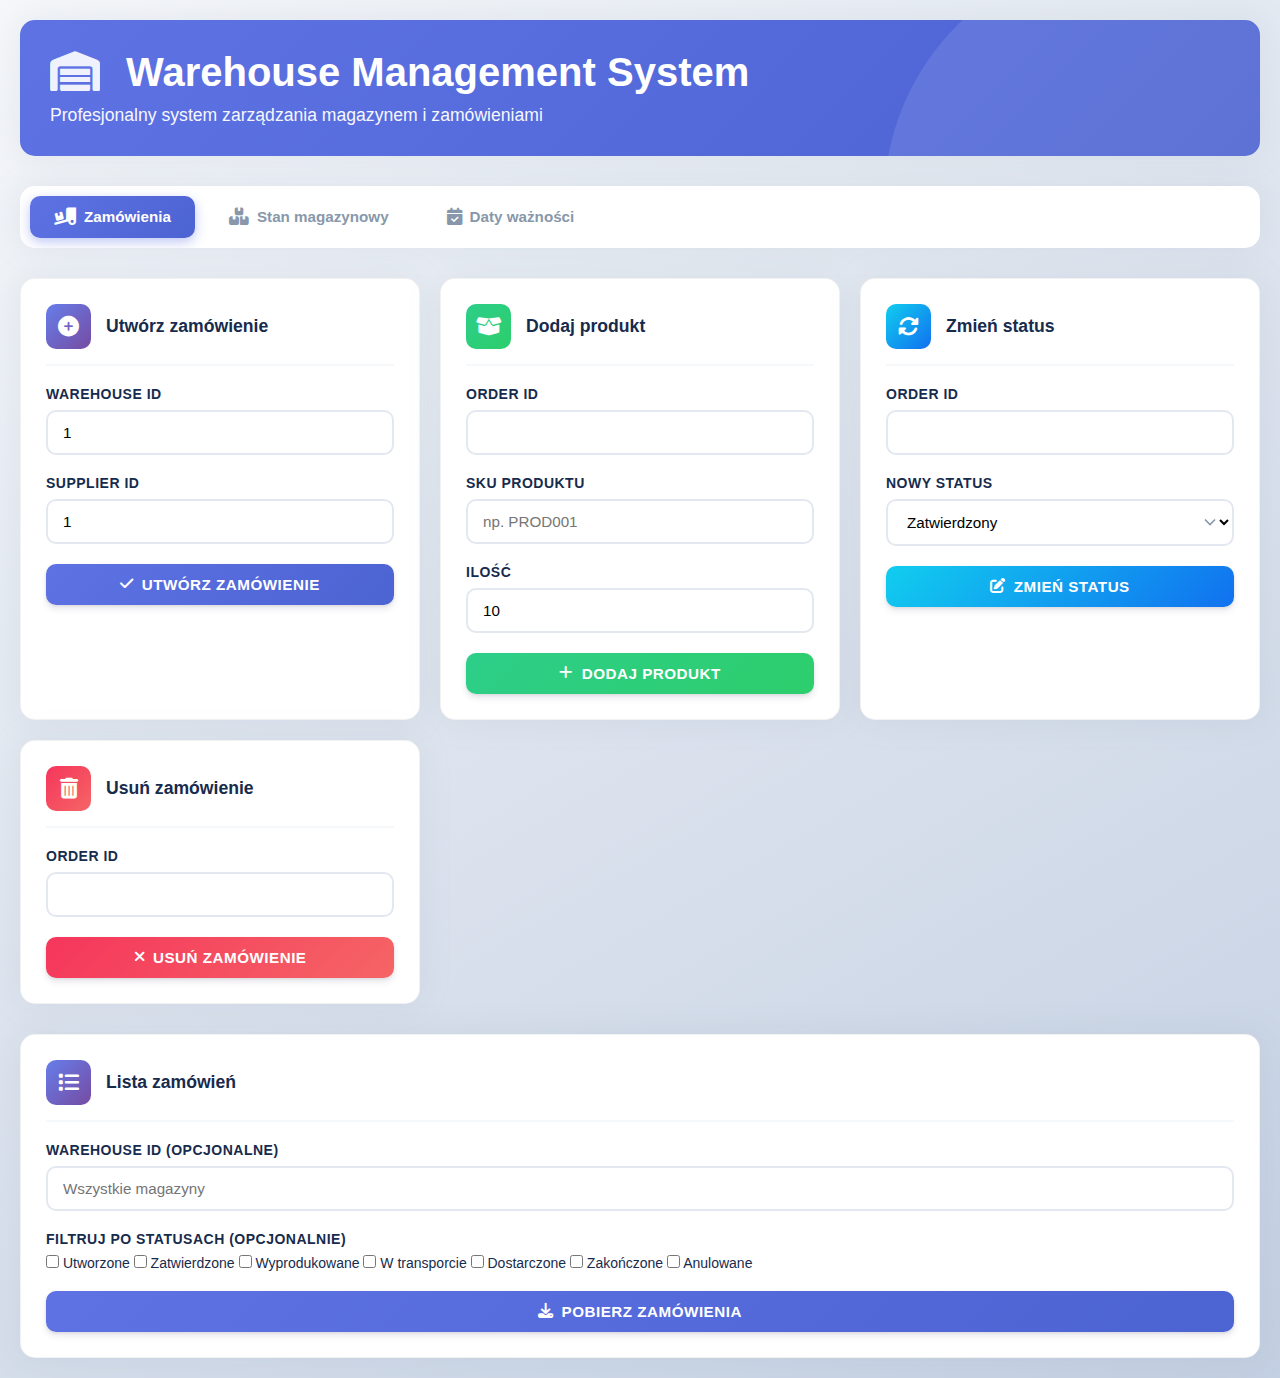
<file: storage/webapp/static/index.html>
<!DOCTYPE html>
<html lang="pl">
<head>
    <meta charset="UTF-8">
    <meta name="viewport" content="width=device-width, initial-scale=1.0">
    <title>Warehouse Management System - Professional Edition</title>
    <link rel="stylesheet" href="https://cdnjs.cloudflare.com/ajax/libs/font-awesome/6.4.0/css/all.min.css">
    <style>
        :root {
            --primary: #5E72E4;
            --primary-dark: #4C63D2;
            --secondary: #F5365C;
            --success: #2DCE89;
            --warning: #FB6340;
            --info: #11CDEF;
            --dark: #172B4D;
            --gray: #8898AA;
            --light: #F6F9FC;
            --white: #FFFFFF;
            --shadow-sm: 0 0 .5rem rgba(0,0,0,.075);
            --shadow: 0 0 2rem 0 rgba(136,152,170,.15);
            --shadow-lg: 0 0 3rem rgba(0,0,0,.175);
        }

        * {
            margin: 0;
            padding: 0;
            box-sizing: border-box;
        }

        body {
            font-family: 'Inter', -apple-system, BlinkMacSystemFont, 'Segoe UI', Roboto, 'Helvetica Neue', Arial, sans-serif;
            background: linear-gradient(150deg, #f5f7fa 0%, #c3cfe2 100%);
            min-height: 100vh;
            padding: 20px;
            font-size: 14px;
            color: var(--dark);
        }

        .container {
            max-width: 1440px;
            margin: 0 auto;
            animation: fadeIn 0.5s ease-in;
        }

        @keyframes fadeIn {
            from { opacity: 0; transform: translateY(20px); }
            to { opacity: 1; transform: translateY(0); }
        }

        /* Header */
        .header {
            background: var(--white);
            border-radius: 15px;
            padding: 30px;
            margin-bottom: 30px;
            box-shadow: var(--shadow);
            background-image: linear-gradient(135deg, var(--primary) 0%, var(--primary-dark) 100%);
            color: white;
            position: relative;
            overflow: hidden;
        }

        .header::before {
            content: '';
            position: absolute;
            top: -50%;
            right: -10%;
            width: 500px;
            height: 500px;
            background: rgba(255,255,255,0.1);
            border-radius: 50%;
        }

        .header h1 {
            font-size: 2.5rem;
            font-weight: 700;
            margin-bottom: 10px;
            position: relative;
        }

        .header h1 i {
            margin-right: 15px;
            opacity: 0.9;
        }

        .header p {
            font-size: 1.1rem;
            opacity: 0.95;
            position: relative;
        }

        /* Navigation Tabs */
        .nav-tabs {
            background: var(--white);
            border-radius: 15px;
            padding: 10px;
            margin-bottom: 30px;
            box-shadow: var(--shadow);
            display: flex;
            gap: 10px;
            overflow-x: auto;
        }

        .nav-tab {
            padding: 12px 24px;
            border: none;
            background: transparent;
            color: var(--gray);
            font-size: 0.95rem;
            font-weight: 600;
            border-radius: 10px;
            cursor: pointer;
            transition: all 0.3s ease;
            white-space: nowrap;
            display: flex;
            align-items: center;
            gap: 8px;
        }

        .nav-tab i {
            font-size: 1.1rem;
        }

        .nav-tab:hover {
            background: var(--light);
            color: var(--primary);
        }

        .nav-tab.active {
            background: linear-gradient(135deg, var(--primary) 0%, var(--primary-dark) 100%);
            color: white;
            box-shadow: 0 4px 12px rgba(94,114,228,0.4);
        }

        /* Content Area */
        .content-area {
            display: none;
            animation: slideIn 0.3s ease-out;
        }

        .content-area.active {
            display: block;
        }

        @keyframes slideIn {
            from { opacity: 0; transform: translateX(-20px); }
            to { opacity: 1; transform: translateX(0); }
        }

        /* Cards Grid */
        .cards-grid {
            display: grid;
            grid-template-columns: repeat(auto-fit, minmax(320px, 1fr));
            gap: 20px;
            margin-bottom: 30px;
        }

        .card {
            background: var(--white);
            border-radius: 15px;
            padding: 25px;
            box-shadow: var(--shadow);
            transition: all 0.3s ease;
            border: 1px solid rgba(0,0,0,0.05);
        }

        .card:hover {
            transform: translateY(-5px);
            box-shadow: var(--shadow-lg);
        }

        .card-header {
            display: flex;
            align-items: center;
            margin-bottom: 20px;
            padding-bottom: 15px;
            border-bottom: 2px solid var(--light);
        }

        .card-icon {
            width: 45px;
            height: 45px;
            border-radius: 10px;
            display: flex;
            align-items: center;
            justify-content: center;
            margin-right: 15px;
            font-size: 1.3rem;
        }

        .icon-primary { background: linear-gradient(135deg, #667eea 0%, #764ba2 100%); color: white; }
        .icon-success { background: linear-gradient(135deg, #2DCE89 0%, #2dce6c 100%); color: white; }
        .icon-warning { background: linear-gradient(135deg, #FB6340 0%, #ffa500 100%); color: white; }
        .icon-danger { background: linear-gradient(135deg, #F5365C 0%, #f56565 100%); color: white; }
        .icon-info { background: linear-gradient(135deg, #11CDEF 0%, #1171ef 100%); color: white; }

        .card h3 {
            font-size: 1.1rem;
            font-weight: 700;
            color: var(--dark);
            margin: 0;
        }

        /* Form Styles */
        .form-group {
            margin-bottom: 20px;
        }

        .form-label {
            display: block;
            margin-bottom: 8px;
            font-weight: 600;
            color: var(--dark);
            font-size: 0.875rem;
            text-transform: uppercase;
            letter-spacing: 0.5px;
        }

        .form-control {
            width: 100%;
            padding: 12px 15px;
            border: 2px solid #e3e8f0;
            border-radius: 10px;
            font-size: 0.95rem;
            transition: all 0.3s ease;
            background: var(--white);
        }

        .form-control:focus {
            border-color: var(--primary);
            outline: none;
            box-shadow: 0 0 0 4px rgba(94,114,228,0.1);
        }

        .form-select {
            cursor: pointer;
            background-image: url("data:image/svg+xml,%3Csvg xmlns='http://www.w3.org/2000/svg' viewBox='0 0 24 24' fill='none' stroke='%238898aa' stroke-width='2'%3E%3Cpath d='M6 9l6 6 6-6'/%3E%3C/svg%3E");
            background-repeat: no-repeat;
            background-position: right 12px center;
            background-size: 20px;
            padding-right: 40px;
        }

        /* Buttons */
        .btn {
            padding: 12px 24px;
            border: none;
            border-radius: 10px;
            font-size: 0.95rem;
            font-weight: 600;
            cursor: pointer;
            transition: all 0.3s ease;
            display: inline-flex;
            align-items: center;
            justify-content: center;
            gap: 8px;
            text-transform: uppercase;
            letter-spacing: 0.5px;
            box-shadow: 0 4px 6px rgba(50,50,93,.11), 0 1px 3px rgba(0,0,0,.08);
        }

        .btn:hover {
            transform: translateY(-2px);
            box-shadow: 0 7px 14px rgba(50,50,93,.1), 0 3px 6px rgba(0,0,0,.08);
        }

        .btn:active {
            transform: translateY(0);
        }

        .btn-primary {
            background: linear-gradient(135deg, var(--primary) 0%, var(--primary-dark) 100%);
            color: white;
        }

        .btn-success {
            background: linear-gradient(135deg, var(--success) 0%, #2dce6c 100%);
            color: white;
        }

        .btn-danger {
            background: linear-gradient(135deg, var(--secondary) 0%, #f56565 100%);
            color: white;
        }

        .btn-info {
            background: linear-gradient(135deg, var(--info) 0%, #1171ef 100%);
            color: white;
        }

        .btn-block {
            width: 100%;
        }

        /* Professional Tables */
        .table-container {
            background: var(--white);
            border-radius: 15px;
            padding: 25px;
            box-shadow: var(--shadow);
            margin-bottom: 30px;
            overflow: hidden;
        }

        .table-header {
            display: flex;
            justify-content: space-between;
            align-items: center;
            margin-bottom: 20px;
            padding-bottom: 15px;
            border-bottom: 2px solid var(--light);
        }

        .table-title {
            font-size: 1.3rem;
            font-weight: 700;
            color: var(--dark);
            display: flex;
            align-items: center;
            gap: 10px;
        }

        .table-title i {
            color: var(--primary);
        }

        .table-wrapper {
            overflow-x: auto;
            border-radius: 10px;
            box-shadow: inset 0 0 0 1px rgba(0,0,0,0.05);
        }

        table {
            width: 100%;
            border-collapse: separate;
            border-spacing: 0;
            font-size: 0.9rem;
        }

        thead {
            background: linear-gradient(135deg, #667eea 0%, #764ba2 100%);
            color: white;
        }

        thead th {
            padding: 15px 20px;
            text-align: left;
            font-weight: 600;
            text-transform: uppercase;
            letter-spacing: 0.5px;
            font-size: 0.8rem;
            border: none;
        }

        thead th:first-child {
            border-top-left-radius: 10px;
        }

        thead th:last-child {
            border-top-right-radius: 10px;
        }

        tbody tr {
            border-bottom: 1px solid #e3e8f0;
            transition: all 0.2s ease;
        }

        tbody tr:hover {
            background: #f8fafd;
            box-shadow: 0 2px 4px rgba(0,0,0,0.04);
        }

        tbody td {
            padding: 15px 20px;
            color: var(--dark);
            vertical-align: middle;
        }

        tbody tr:last-child td {
            border-bottom: none;
        }

        /* Status Badges */
        .badge {
            display: inline-flex;
            align-items: center;
            gap: 6px;
            padding: 6px 12px;
            border-radius: 20px;
            font-size: 0.75rem;
            font-weight: 700;
            text-transform: uppercase;
            letter-spacing: 0.5px;
            box-shadow: 0 2px 4px rgba(0,0,0,0.1);
        }

        .badge i {
            font-size: 0.85rem;
        }

        /* Order Status Badges */
        .badge-created {
            background: linear-gradient(135deg, #e3e8f0 0%, #d1d9e6 100%);
            color: #4a5568;
        }

        .badge-approved {
            background: linear-gradient(135deg, #48BB78 0%, #38A169 100%);
            color: white;
        }

        .badge-produced {
            background: linear-gradient(135deg, #ED8936 0%, #DD6B20 100%);
            color: white;
        }

        .badge-in_transit {
            background: linear-gradient(135deg, #4299E1 0%, #3182CE 100%);
            color: white;
        }

        .badge-delivered {
            background: linear-gradient(135deg, #9F7AEA 0%, #805AD5 100%);
            color: white;
        }

        .badge-completed {
            background: linear-gradient(135deg, #38B2AC 0%, #319795 100%);
            color: white;
        }

        .badge-cancelled {
            background: linear-gradient(135deg, #FC8181 0%, #F56565 100%);
            color: white;
        }

        /* Stock Status Badges */
        .badge-good {
            background: linear-gradient(135deg, #48BB78 0%, #38A169 100%);
            color: white;
        }

        .badge-medium {
            background: linear-gradient(135deg, #ECC94B 0%, #D69E2E 100%);
            color: white;
        }

        .badge-critical {
            background: linear-gradient(135deg, #F56565 0%, #E53E3E 100%);
            color: white;
        }

        .badge-too-low {
            background: linear-gradient(135deg, #9B2C2C 0%, #742A2A 100%);
            color: white;
        }

        .badge-empty {
            background: linear-gradient(135deg, #A0AEC0 0%, #718096 100%);
            color: white;
        }

        .badge-expired {
            background: linear-gradient(135deg, #2D3748 0%, #1A202C 100%);
            color: white;
        }

        .badge-not-apply {
            background: linear-gradient(135deg, #CBD5E0 0%, #A0AEC0 100%);
            color: #2D3748;
        }

        /* Nested Table */
        .nested-table {
            margin: 10px 0;
            background: #f8fafd;
            border-radius: 8px;
            padding: 10px;
        }

        .nested-table table {
            box-shadow: none;
            font-size: 0.85rem;
        }

        .nested-table thead {
            background: linear-gradient(135deg, #a0aec0 0%, #718096 100%);
        }

        .nested-table thead th {
            padding: 10px 15px;
            font-size: 0.75rem;
        }

        .nested-table tbody td {
            padding: 10px 15px;
        }

        /* Response Area */
        .response-container {
            display: none;
            animation: fadeIn 0.5s ease-in;
        }

        .response-container.show {
            display: block;
        }

        .alert {
            padding: 15px 20px;
            border-radius: 10px;
            margin-bottom: 20px;
            display: flex;
            align-items: center;
            gap: 10px;
            box-shadow: 0 2px 4px rgba(0,0,0,0.1);
        }

        .alert-success {
            background: linear-gradient(135deg, #d4edda 0%, #c3e6cb 100%);
            border-left: 4px solid var(--success);
            color: #155724;
        }

        .alert-error {
            background: linear-gradient(135deg, #f8d7da 0%, #f5c6cb 100%);
            border-left: 4px solid var(--secondary);
            color: #721c24;
        }

        /* Loading Spinner */
        .spinner {
            display: inline-block;
            width: 20px;
            height: 20px;
            border: 3px solid rgba(94,114,228,0.3);
            border-radius: 50%;
            border-top-color: var(--primary);
            animation: spin 1s ease-in-out infinite;
        }

        @keyframes spin {
            to { transform: rotate(360deg); }
        }

        /* Responsive Design */
        @media (max-width: 768px) {
            .header h1 {
                font-size: 1.8rem;
            }

            .cards-grid {
                grid-template-columns: 1fr;
            }

            .nav-tabs {
                padding: 5px;
            }

            .nav-tab {
                padding: 10px 15px;
                font-size: 0.85rem;
            }

            table {
                font-size: 0.8rem;
            }

            thead th, tbody td {
                padding: 10px 12px;
            }

            .table-wrapper {
                margin: 0 -10px;
            }
        }

        /* Print Styles */
        @media print {
            body {
                background: white;
            }

            .header, .nav-tabs, .card {
                box-shadow: none;
                border: 1px solid #ddd;
            }

            .btn {
                display: none;
            }
        }

        /* Tooltips */
        .tooltip {
            position: relative;
            cursor: help;
        }

        .tooltip:hover::after {
            content: attr(data-tooltip);
            position: absolute;
            bottom: 100%;
            left: 50%;
            transform: translateX(-50%);
            background: var(--dark);
            color: white;
            padding: 8px 12px;
            border-radius: 6px;
            font-size: 0.75rem;
            white-space: nowrap;
            z-index: 1000;
            margin-bottom: 5px;
        }

        /* Empty State */
        .empty-state {
            text-align: center;
            padding: 60px 20px;
            color: var(--gray);
        }

        .empty-state i {
            font-size: 4rem;
            margin-bottom: 20px;
            opacity: 0.3;
        }

        .empty-state h3 {
            font-size: 1.2rem;
            margin-bottom: 10px;
        }

        .empty-state p {
            font-size: 0.95rem;
        }
    </style>
</head>
<body>
    <div class="container">
        <!-- Header -->
        <div class="header">
            <h1><i class="fas fa-warehouse"></i> Warehouse Management System</h1>
            <p>Profesjonalny system zarządzania magazynem i zamówieniami</p>
        </div>

        <!-- Navigation -->
        <div class="nav-tabs">
            <button class="nav-tab active" onclick="switchTab('orders', this)">
                <i class="fas fa-truck-loading"></i> Zamówienia
            </button>
            <button class="nav-tab" onclick="switchTab('stock', this)">
                <i class="fas fa-boxes"></i> Stan magazynowy
            </button>
            <button class="nav-tab" onclick="switchTab('expiry', this)">
                <i class="fas fa-calendar-check"></i> Daty ważności
            </button>
        </div>

        <!-- Orders Tab -->
        <div id="orders" class="content-area active">
            <div class="cards-grid">
                <!-- Create Order Card -->
                <div class="card">
                    <div class="card-header">
                        <div class="card-icon icon-primary">
                            <i class="fas fa-plus-circle"></i>
                        </div>
                        <h3>Utwórz zamówienie</h3>
                    </div>
                    <form onsubmit="createOrder(event)">
                        <div class="form-group">
                            <label class="form-label">Warehouse ID</label>
                            <input type="number" class="form-control" id="create-warehouse" required value="1">
                        </div>
                        <div class="form-group">
                            <label class="form-label">Supplier ID</label>
                            <input type="number" class="form-control" id="create-supplier" required value="1">
                        </div>
                        <button type="submit" class="btn btn-primary btn-block">
                            <i class="fas fa-check"></i> Utwórz zamówienie
                        </button>
                    </form>
                </div>

                <!-- Add Product Card -->
                <div class="card">
                    <div class="card-header">
                        <div class="card-icon icon-success">
                            <i class="fas fa-box-open"></i>
                        </div>
                        <h3>Dodaj produkt</h3>
                    </div>
                    <form onsubmit="addProduct(event)">
                        <div class="form-group">
                            <label class="form-label">Order ID</label>
                            <input type="number" class="form-control" id="add-order-id" required>
                        </div>
                        <div class="form-group">
                            <label class="form-label">SKU produktu</label>
                            <input type="text" class="form-control" id="add-sku" required placeholder="np. PROD001">
                        </div>
                        <div class="form-group">
                            <label class="form-label">Ilość</label>
                            <input type="number" class="form-control" id="add-qty" required value="10">
                        </div>
                        <button type="submit" class="btn btn-success btn-block">
                            <i class="fas fa-plus"></i> Dodaj produkt
                        </button>
                    </form>
                </div>

                <!-- Update Status Card -->
                <div class="card">
                    <div class="card-header">
                        <div class="card-icon icon-info">
                            <i class="fas fa-sync-alt"></i>
                        </div>
                        <h3>Zmień status</h3>
                    </div>
                    <form onsubmit="updateStatus(event)">
                        <div class="form-group">
                            <label class="form-label">Order ID</label>
                            <input type="number" class="form-control" id="status-order-id" required>
                        </div>
                        <div class="form-group">
                            <label class="form-label">Nowy status</label>
                            <select class="form-control form-select" id="status-value" required>
                                <option value="approved">Zatwierdzony</option>
                                <option value="produced">Wyprodukowany</option>
                                <option value="in_transit">W transporcie</option>
                                <option value="delivered">Dostarczony</option>
                                <option value="completed">Zakończony</option>
                                <option value="cancelled">Anulowany</option>
                            </select>
                        </div>
                        <button type="submit" class="btn btn-info btn-block">
                            <i class="fas fa-edit"></i> Zmień status
                        </button>
                    </form>
                </div>

                <!-- Delete Order Card -->
                <div class="card">
                    <div class="card-header">
                        <div class="card-icon icon-danger">
                            <i class="fas fa-trash-alt"></i>
                        </div>
                        <h3>Usuń zamówienie</h3>
                    </div>
                    <form onsubmit="deleteOrder(event)">
                        <div class="form-group">
                            <label class="form-label">Order ID</label>
                            <input type="number" class="form-control" id="delete-order-id" required>
                        </div>
                        <button type="submit" class="btn btn-danger btn-block">
                            <i class="fas fa-times"></i> Usuń zamówienie
                        </button>
                    </form>
                </div>
            </div>

            <!-- Get All Orders -->
            <div class="card">
                <div class="card-header">
                    <div class="card-icon icon-primary">
                        <i class="fas fa-list"></i>
                    </div>
                    <h3>Lista zamówień</h3>
                </div>
                <form onsubmit="getAllOrders(event)">
                    <div class="form-group">
                        <label class="form-label">Warehouse ID (opcjonalne)</label>
                        <input type="number" class="form-control" id="filter-warehouse" placeholder="Wszystkie magazyny">
                    </div>
                    <div class="form-group">
                        <label class="form-label">Filtruj po statusach (opcjonalnie)</label>
                        <div id="filter-statuses">
                            <label><input type="checkbox" value="created"> Utworzone</label>
                            <label><input type="checkbox" value="approved"> Zatwierdzone</label>
                            <label><input type="checkbox" value="produced"> Wyprodukowane</label>
                            <label><input type="checkbox" value="in_transit"> W transporcie</label>
                            <label><input type="checkbox" value="delivered"> Dostarczone</label>
                            <label><input type="checkbox" value="completed"> Zakończone</label>
                            <label><input type="checkbox" value="cancelled"> Anulowane</label>
                        </div>
                    </div>
                    <button type="submit" class="btn btn-primary btn-block">
                        <i class="fas fa-download"></i> Pobierz zamówienia
                    </button>
                </form>
            </div>

            <!-- Response Area -->
            <div id="orders-response" class="response-container"></div>
        </div>

        <!-- Stock Tab -->
        <div id="stock" class="content-area">
            <div class="cards-grid">
                <!-- Update Stock Card -->
                <div class="card">
                    <div class="card-header">
                        <div class="card-icon icon-primary">
                            <i class="fas fa-sync"></i>
                        </div>
                        <h3>Aktualizuj magazyn</h3>
                    </div>
                    <form onsubmit="updateStock(event)">
                        <div class="form-group">
                            <label class="form-label">Warehouse ID</label>
                            <input type="number" class="form-control" id="update-stock-warehouse" required value="1">
                        </div>
                        <button type="submit" class="btn btn-primary btn-block">
                            <i class="fas fa-sync-alt"></i> Aktualizuj
                        </button>
                    </form>
                </div>

                <!-- Get All Stock Card -->
                <div class="card">
                    <div class="card-header">
                        <div class="card-icon icon-success">
                            <i class="fas fa-database"></i>
                        </div>
                        <h3>Podsumowanie stanów</h3>
                    </div>
                    <button onclick="getAllStockSummary()" class="btn btn-success btn-block">
                        <i class="fas fa-chart-bar"></i> Pobierz wszystkie
                    </button>
                </div>

                <!-- Filter by Status Card -->
                <div class="card">
                    <div class="card-header">
                        <div class="card-icon icon-info">
                            <i class="fas fa-filter"></i>
                        </div>
                        <h3>Filtruj po statusie</h3>
                    </div>
                    <form onsubmit="getStockByStatus(event)">
                        <div class="form-group">
                            <label class="form-label">Status</label>
                            <select class="form-control form-select" id="stock-status" required>
                                <option value="good_qty">Dobry</option>
                                <option value="medium_qty">Średni</option>
                                <option value="critical_qty">Krytyczny</option>
                                <option value="too_low_qty">Za niski</option>
                                <option value="no_products">Pusty</option>
                            </select>
                        </div>
                        <button type="submit" class="btn btn-info btn-block">
                            <i class="fas fa-search"></i> Filtruj
                        </button>
                    </form>
                </div>
            </div>

            <!-- Response Area -->
            <div id="stock-response" class="response-container"></div>
        </div>

        <!-- Expiry Tab -->
        <div id="expiry" class="content-area">
            <div class="cards-grid">
                <!-- Get All Expiry Card -->
                <div class="card">
                    <div class="card-header">
                        <div class="card-icon icon-primary">
                            <i class="fas fa-calendar-alt"></i>
                        </div>
                        <h3>Wszystkie produkty</h3>
                    </div>
                    <button onclick="getAllStockExp()" class="btn btn-primary btn-block">
                        <i class="fas fa-list-alt"></i> Pobierz wszystkie
                    </button>
                </div>

                <!-- Filter by Expiry Status Card -->
                <div class="card">
                    <div class="card-header">
                        <div class="card-icon icon-warning">
                            <i class="fas fa-exclamation-triangle"></i>
                        </div>
                        <h3>Filtruj po statusie</h3>
                    </div>
                    <form onsubmit="getStockExpByDateStatus(event)">
                        <div class="form-group">
                            <label class="form-label">Status daty</label>
                            <select class="form-control form-select" id="exp-date-status" required>
                                <option value="good_date">Dobra</option>
                                <option value="medium_date">Średnia</option>
                                <option value="critical_date">Krytyczna</option>
                                <option value="expired">Przeterminowane</option>
                                <option value="not_apply">Nie dotyczy</option>
                            </select>
                        </div>
                        <button type="submit" class="btn btn-warning btn-block" style="background: linear-gradient(135deg, #FB6340 0%, #ffa500 100%);">
                            <i class="fas fa-filter"></i> Filtruj
                        </button>
                    </form>
                </div>
            </div>

            <!-- Response Area -->
            <div id="expiry-response" class="response-container"></div>
        </div>
    </div>

    <script>
        const API_BASE = 'http://localhost:5000/api';

        // Tab Switching
        function switchTab(tabName, element) {
            // Hide all content areas
            document.querySelectorAll('.content-area').forEach(area => {
                area.classList.remove('active');
            });

            // Remove active class from all tabs
            document.querySelectorAll('.nav-tab').forEach(tab => {
                tab.classList.remove('active');
            });

            // Show selected content area
            document.getElementById(tabName).classList.add('active');

            // Add active class to clicked tab
            element.classList.add('active');
        }

        // Status Badge Rendering
        function getStatusBadge(status, type = 'order') {
            const icons = {
                // Order statuses
                created: '<i class="fas fa-file"></i>',
                approved: '<i class="fas fa-check-circle"></i>',
                produced: '<i class="fas fa-industry"></i>',
                in_transit: '<i class="fas fa-truck"></i>',
                delivered: '<i class="fas fa-box-check"></i>',
                completed: '<i class="fas fa-flag-checkered"></i>',
                cancelled: '<i class="fas fa-ban"></i>',
                // Stock statuses
                good_qty: '<i class="fas fa-check"></i>',
                medium_qty: '<i class="fas fa-exclamation"></i>',
                critical_qty: '<i class="fas fa-exclamation-triangle"></i>',
                too_low_qty: '<i class="fas fa-times-circle"></i>',
                no_products: '<i class="fas fa-inbox"></i>',
                // Date statuses
                good_date: '<i class="fas fa-smile"></i>',
                medium_date: '<i class="fas fa-meh"></i>',
                critical_date: '<i class="fas fa-frown"></i>',
                expired: '<i class="fas fa-skull-crossbones"></i>',
                not_apply: '<i class="fas fa-minus-circle"></i>'
            };

            const labels = {
                created: 'Utworzone',
                approved: 'Zatwierdzone',
                produced: 'Wyprodukowane',
                in_transit: 'W transporcie',
                delivered: 'Dostarczone',
                completed: 'Zakończone',
                cancelled: 'Anulowane',
                good_qty: 'Dobry',
                medium_qty: 'Średni',
                critical_qty: 'Krytyczny',
                too_low_qty: 'Za niski',
                no_products: 'Pusty',
                good_date: 'Dobra',
                medium_date: 'Średnia',
                critical_date: 'Krytyczna',
                expired: 'Przeterminowane',
                not_apply: 'Nie dotyczy'
            };

            const badgeClass = status.replace(/_/g, '-');
            const icon = icons[status] || '<i class="fas fa-question"></i>';
            const label = labels[status] || status;

            return `<span class="badge badge-${badgeClass}">${icon} ${label}</span>`;
        }

        // Render Orders Table
        function renderOrdersTable(orders) {
            if (!orders || orders.length === 0) {
                return `
                    <div class="empty-state">
                        <i class="fas fa-inbox"></i>
                        <h3>Brak zamówień</h3>
                        <p>Nie znaleziono żadnych zamówień w systemie</p>
                    </div>
                `;
            }

            let html = `
                <div class="table-container">
                    <div class="table-header">
                        <div class="table-title">
                            <i class="fas fa-clipboard-list"></i>
                            Lista zamówień
                        </div>
                    </div>
                    <div class="table-wrapper">
                        <table>
                            <thead>
                                <tr>
                                    <th><i class="fas fa-hashtag"></i> ID</th>
                                    <th><i class="fas fa-warehouse"></i> Magazyn</th>
                                    <th><i class="fas fa-truck"></i> Dostawca</th>
                                    <th><i class="fas fa-signal"></i> Status</th>
                                    <th><i class="fas fa-boxes"></i> Produkty</th>
                                </tr>
                            </thead>
                            <tbody>
            `;

            orders.forEach(order => {
                const productsHtml = order.products && order.products.length > 0
                    ? renderProductsList(order.products)
                    : '<span style="color: #a0aec0;">Brak produktów</span>';

                html += `
                    <tr>
                        <td><strong>#${order.inbound_order_id}</strong></td>
                        <td>Magazyn ${order.warehouse_id}</td>
                        <td>Dostawca ${order.supplier_id}</td>
                        <td>${getStatusBadge(order.status)}</td>
                        <td>${productsHtml}</td>
                    </tr>
                `;
            });

            html += `
                            </tbody>
                        </table>
                    </div>
                </div>
            `;

            return html;
        }

        // Render Products List (nested)
        function renderProductsList(products) {
            let html = `
                <div class="nested-table">
                    <table>
                        <thead>
                            <tr>
                                <th>SKU</th>
                                <th>Ilość</th>
                            </tr>
                        </thead>
                        <tbody>
            `;

            products.forEach(product => {
                html += `
                    <tr>
                        <td><strong>${product.sku}</strong></td>
                        <td>${product.qty} szt.</td>
                    </tr>
                `;
            });

            html += `
                        </tbody>
                    </table>
                </div>
            `;

            return html;
        }

        // Render Stock Table
        function renderStockTable(stock) {
            if (!stock || stock.length === 0) {
                return `
                    <div class="empty-state">
                        <i class="fas fa-boxes"></i>
                        <h3>Brak danych magazynowych</h3>
                        <p>Nie znaleziono żadnych produktów w magazynie</p>
                    </div>
                `;
            }

            let html = `
                <div class="table-container">
                    <div class="table-header">
                        <div class="table-title">
                            <i class="fas fa-chart-line"></i>
                            Stan magazynowy
                        </div>
                    </div>
                    <div class="table-wrapper">
                        <table>
                            <thead>
                                <tr>
                                    <th><i class="fas fa-warehouse"></i> Magazyn</th>
                                    <th><i class="fas fa-barcode"></i> SKU</th>
                                    <th><i class="fas fa-tag"></i> Nazwa</th>
                                    <th><i class="fas fa-cubes"></i> Ilość</th>
                                    <th><i class="fas fa-signal"></i> Status</th>
                                </tr>
                            </thead>
                            <tbody>
            `;

            stock.forEach(item => {
                html += `
                    <tr>
                        <td>Magazyn ${item.warehouse_id}</td>
                        <td><strong>${item.product_sku}</strong></td>
                        <td>${item.product_name}</td>
                        <td><strong>${item.qty}</strong> szt.</td>
                        <td>${getStatusBadge(item.status, 'stock')}</td>
                    </tr>
                `;
            });

            html += `
                            </tbody>
                        </table>
                    </div>
                </div>
            `;

            return html;
        }

        // Render Expiry Table
        function renderExpiryTable(expiry) {
            if (!expiry || expiry.length === 0) {
                return `
                    <div class="empty-state">
                        <i class="fas fa-calendar-times"></i>
                        <h3>Brak danych o datach ważności</h3>
                        <p>Nie znaleziono żadnych produktów z datami ważności</p>
                    </div>
                `;
            }

            let html = `
                <div class="table-container">
                    <div class="table-header">
                        <div class="table-title">
                            <i class="fas fa-calendar-check"></i>
                            Daty ważności produktów
                        </div>
                    </div>
                    <div class="table-wrapper">
                        <table>
                            <thead>
                                <tr>
                                    <th><i class="fas fa-warehouse"></i> Magazyn</th>
                                    <th><i class="fas fa-barcode"></i> SKU</th>
                                    <th><i class="fas fa-tag"></i> Nazwa</th>
                                    <th><i class="fas fa-calendar"></i> Data ważności</th>
                                    <th><i class="fas fa-signal"></i> Status</th>
                                </tr>
                            </thead>
                            <tbody>
            `;

            expiry.forEach(item => {
                const expDate = item.exp_date ? new Date(item.exp_date).toLocaleDateString('pl-PL') : 'Brak daty';
                html += `
                    <tr>
                        <td>Magazyn ${item.warehouse_id}</td>
                        <td><strong>${item.product_sku}</strong></td>
                        <td>${item.product_name}</td>
                        <td><strong>${expDate}</strong></td>
                        <td>${getStatusBadge(item.exp_date_status, 'date')}</td>
                    </tr>
                `;
            });

            html += `
                            </tbody>
                        </table>
                    </div>
                </div>
            `;

            return html;
        }

        // Show Response
        function showResponse(containerId, data, isError = false) {
            const container = document.getElementById(containerId);
            container.innerHTML = '';
            container.classList.add('show');

            if (isError) {
                container.innerHTML = `
                    <div class="alert alert-error">
                        <i class="fas fa-exclamation-circle"></i>
                        <div>
                            <strong>Błąd!</strong><br>
                            ${data.error || 'Wystąpił nieoczekiwany błąd'}
                        </div>
                    </div>
                `;
            } else {
                let html = '';

                // Success message if applicable
                if (data.message) {
                    html += `
                        <div class="alert alert-success">
                            <i class="fas fa-check-circle"></i>
                            <div>
                                <strong>Sukces!</strong><br>
                                ${data.message}
                            </div>
                        </div>
                    `;
                }

                // Render appropriate table based on data structure
                if (containerId === 'orders-response') {
                    if (data.orders) {
                        html += renderOrdersTable(data.orders);
                    } else {
                        html += renderOrdersTable(Array.isArray(data) ? data : [data]);
                    }
                } else if (containerId === 'stock-response') {
                    if (data.stock) {
                        html += renderStockTable(data.stock);
                    } else {
                        html += renderStockTable(Array.isArray(data) ? data : [data]);
                    }
                } else if (containerId === 'expiry-response') {
                    if (data.expiry) {
                        html += renderExpiryTable(data.expiry);
                    } else {
                        html += renderExpiryTable(Array.isArray(data) ? data : [data]);
                    }
                }

                container.innerHTML = html;
            }
        }

        // API Call Function
        async function apiCall(url, method = 'GET', body = null) {
            try {
                const options = {
                    method,
                    headers: { 'Content-Type': 'application/json' }
                };
                if (body) {
                    options.body = JSON.stringify(body);
                }

                const response = await fetch(url, options);
                const text = await response.text();
                let data;

                try {
                    data = text ? JSON.parse(text) : {};
                } catch (e) {
                    data = { error: text || 'Nie udało się sparsować odpowiedzi' };
                }

                return { data, ok: response.ok };
            } catch (error) {
                console.error('Błąd fetch:', error);
                return { data: { error: error.message || 'Błąd połączenia z serwerem' }, ok: false };
            }
        }

        // Order Functions
        async function createOrder(e) {
            e.preventDefault();
            const body = {
                warehouse_id: parseInt(document.getElementById('create-warehouse').value),
                supplier_id: parseInt(document.getElementById('create-supplier').value)
            };

            console.log('Wysyłane dane:', body);

            const { data, ok } = await apiCall(`${API_BASE}/order_inbound/create_order`, 'POST', body);
            showResponse('orders-response', data, !ok);

            if (ok) {
                e.target.reset();
                document.getElementById('create-warehouse').value = '1';
                document.getElementById('create-supplier').value = '1';
            }
        }

        async function addProduct(e) {
            e.preventDefault();
            const body = {
                order_id: parseInt(document.getElementById('add-order-id').value),
                product_sku: document.getElementById('add-sku').value,
                qty: parseInt(document.getElementById('add-qty').value)
            };

            const { data, ok } = await apiCall(`${API_BASE}/order_inbound/add_product_to_order`, 'POST', body);
            showResponse('orders-response', data, !ok);

            if (ok) {
                document.getElementById('add-sku').value = '';
                document.getElementById('add-qty').value = '10';
            }
        }

        async function updateStatus(e) {
        e.preventDefault();

        const idValue = document.getElementById('status-order-id').value.trim();
        const statusValue = document.getElementById('status-value').value.trim();

        if (!idValue || isNaN(Number(idValue))) {
            showResponse('orders-response', { error: 'Nieprawidłowy numer zamówienia.' }, true);
            return;
    }

        const body = {
            order_id: Number(idValue),
            status: statusValue
    };

        console.log('Wysyłane dane:', body);

        const { data, ok } = await apiCall(`${API_BASE}/order_inbound/update_product_status_in_order`, 'PATCH', body);
        showResponse('orders-response', data, !ok);
}

        async function deleteOrder(e) {
            e.preventDefault();
            if (!confirm('Czy na pewno chcesz usunąć to zamówienie?')) return;

            const orderId = document.getElementById('delete-order-id').value;
            const { data, ok } = await apiCall(`${API_BASE}/order_inbound/delete_order/${orderId}`, 'DELETE');
            showResponse('orders-response', data, !ok);

            if (ok) {
                e.target.reset();
            }
        }

        async function getAllOrders(e) {
            e.preventDefault();
            const warehouseId = document.getElementById('filter-warehouse').value;

            // Pobierz wybrane statusy
            const statuses = Array.from(document.querySelectorAll('#filter-statuses input[type="checkbox"]:checked'))
                                    .map(cb => cb.value);

            let url = `${API_BASE}/order_inbound/all`;

            const params = new URLSearchParams();
            if (warehouseId) params.append('warehouse_id', warehouseId);
            statuses.forEach(status => params.append('statuses', status));

            if ([...params].length) {
                url += `?${params.toString()}`;
            }

            console.log('Pobieranie zamówień z URL:', url); // 👈 dodaj ten log

            const { data, ok } = await apiCall(url);
            showResponse('orders-response', data, !ok);
        }

        // Stock Functions
        async function updateStock(e) {
            e.preventDefault();
            const warehouseId = document.getElementById('update-stock-warehouse').value;
            const { data, ok } = await apiCall(`${API_BASE}/stock_summary/update/${warehouseId}`, 'POST');
            showResponse('stock-response', data, !ok);
        }

        async function getAllStockSummary() {
            const { data, ok } = await apiCall(`${API_BASE}/stock_summary/all`);
            showResponse('stock-response', data, !ok);
        }

        async function getStockByStatus(e) {
            e.preventDefault();
            const status = document.getElementById('stock-status').value;
            const url = `${API_BASE}/stock_summary/filter_by_status?status=${status}`;

            const { data, ok } = await apiCall(url);
            showResponse('stock-response', data, !ok);
        }

        // Expiry Functions
        async function getAllStockExp() {
        const { data, ok } = await apiCall(`${API_BASE}/stock_exp_date/all`);
        console.log('getAllStockExp response:', data, 'ok:', ok); // 👈 log
        showResponse('expiry-response', data, !ok);
        }

        async function getStockExpByDateStatus(e) {
            e.preventDefault();
            const status = document.getElementById('exp-date-status').value;
            const { data, ok } = await apiCall(`${API_BASE}/stock_exp_date/filter_by_exp_date_status/${status}`);
            showResponse('expiry-response', data, !ok);
        }
    </script>
</body>
</html>
</file>
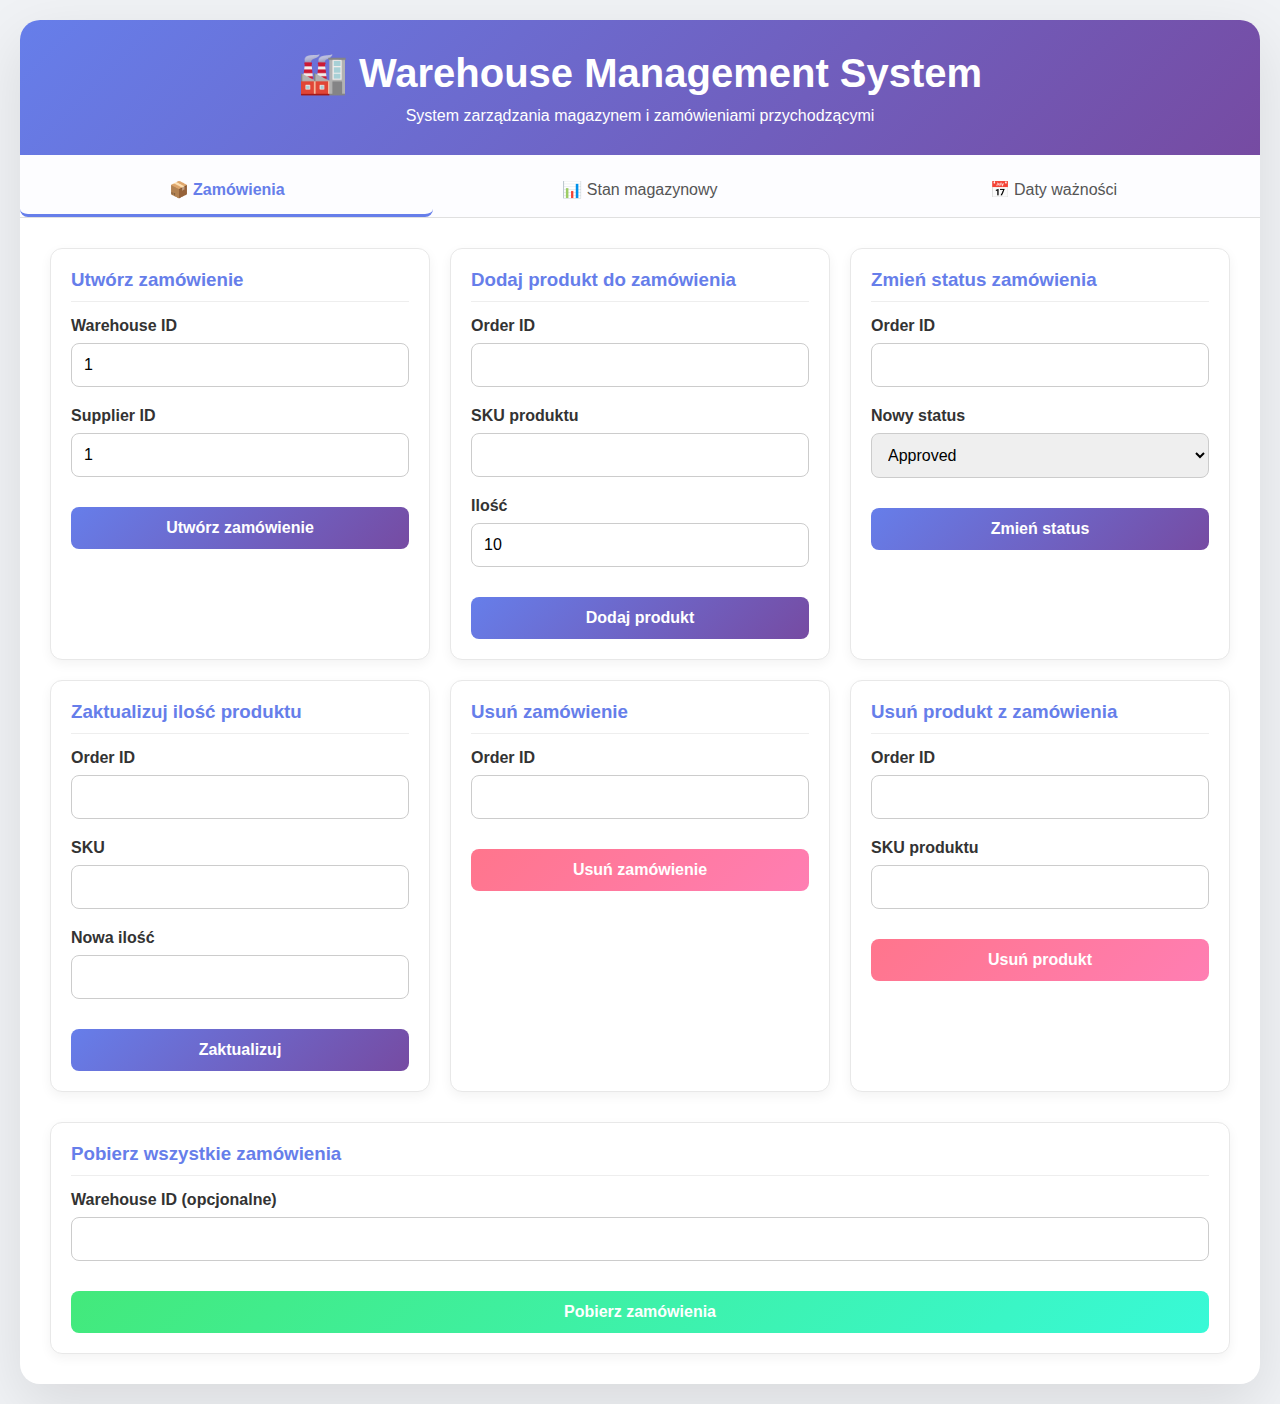
<file: storage/webapp/static/index_v2.html>
<!DOCTYPE html>
<html lang="pl">
<head>
    <meta charset="UTF-8">
    <meta name="viewport" content="width=device-width, initial-scale=1.0">
    <title>Warehouse Management System</title>
    <style>
        * {
            margin: 0;
            padding: 0;
            box-sizing: border-box;
        }

        body {
            font-family: 'Segoe UI', Tahoma, Geneva, Verdana, sans-serif;
            background: #f0f2f5;
            color: #333;
            min-height: 100vh;
            padding: 20px;
        }

        .container {
            max-width: 1400px;
            margin: 0 auto;
            background: white;
            border-radius: 20px;
            box-shadow: 0 20px 60px rgba(0,0,0,0.1);
            overflow: hidden;
        }

        header {
            background: linear-gradient(135deg, #667eea 0%, #764ba2 100%);
            color: white;
            padding: 30px;
            text-align: center;
        }

        h1 {
            font-size: 2.5rem;
            margin-bottom: 10px;
        }

        .tabs {
            display: flex;
            background: #fdfdff;
            border-bottom: 1px solid #e0e0e0;
            overflow-x: auto;
        }

        .tab {
            padding: 15px 25px;
            cursor: pointer;
            background: transparent;
            border: none;
            font-size: 1rem;
            font-weight: 500;
            color: #555;
            transition: all 0.3s;
            white-space: nowrap;
            border-bottom: 3px solid transparent;
        }

        .tab:hover {
            background: #f5f5f5;
            color: #667eea;
        }

        .tab.active {
            color: #667eea;
            font-weight: 700;
            border-bottom-color: #667eea;
        }

        .content {
            padding: 30px;
        }

        .section {
            display: none;
        }

        .section.active {
            display: block;
        }

        .grid {
            display: grid;
            grid-template-columns: repeat(auto-fit, minmax(300px, 1fr));
            gap: 20px;
            margin-bottom: 30px;
        }

        .card {
            background: #ffffff;
            padding: 20px;
            border-radius: 12px;
            border: 1px solid #e8e8e8;
            box-shadow: 0 4px 12px rgba(0,0,0,0.05);
        }

        .card h3 {
            color: #667eea;
            margin-bottom: 15px;
            border-bottom: 1px solid #eee;
            padding-bottom: 10px;
        }

        .form-group {
            margin-bottom: 20px;
        }

        label {
            display: block;
            margin-bottom: 8px;
            font-weight: 600;
            color: #333;
        }

        input, select, button {
            width: 100%;
            padding: 12px;
            border: 1px solid #ccc;
            border-radius: 8px;
            font-size: 1rem;
            transition: all 0.3s;
        }

        input:focus, select:focus {
            border-color: #667eea;
            outline: none;
            box-shadow: 0 0 0 3px rgba(102, 126, 234, 0.2);
        }

        button {
            background: linear-gradient(135deg, #667eea 0%, #764ba2 100%);
            color: white;
            border: none;
            cursor: pointer;
            font-weight: 600;
            margin-top: 10px;
        }

        button:hover {
            transform: translateY(-2px);
            box-shadow: 0 5px 15px rgba(102, 126, 234, 0.3);
        }

        button:active {
            transform: translateY(0);
        }

        .btn-danger { background: linear-gradient(135deg, #ff758c 0%, #ff7eb3 100%); }
        .btn-success { background: linear-gradient(135deg, #43e97b 0%, #38f9d7 100%); }

        .response {
            margin-top: 20px;
            border-radius: 8px;
            max-height: 600px;
            overflow: auto;
            border: 1px solid #e8e8e8;
            padding: 20px;
        }

        .response.error { background: #fff0f0; border-left: 4px solid #f5576c; }
        .response pre { white-space: pre-wrap; word-wrap: break-word; }

        table {
            width: 100%;
            border-collapse: collapse;
            margin-top: 20px;
        }

        th, td {
            padding: 12px 15px;
            text-align: left;
            border-bottom: 1px solid #e0e0e0;
        }

        thead tr {
            background-color: #f8f9fa;
        }

        th {
            font-weight: 600;
            color: #333;
            text-transform: capitalize;
        }

        tr:hover {
            background-color: #f5f5f5;
        }

        .badge {
            display: inline-block;
            padding: 5px 12px;
            border-radius: 15px;
            font-size: 0.8rem;
            font-weight: 600;
            text-align: center;
        }

        .badge-created { background-color: #e0e0e0; color: #333; }
        .badge-approved { background-color: #cce5ff; color: #004085; }
        .badge-produced { background-color: #fff3cd; color: #856404; }
        .badge-in_transit { background-color: #ffc107; color: white; }
        .badge-delivered { background-color: #d4edda; color: #155724; }
        .badge-completed { background-color: #28a745; color: white; }
        .badge-cancelled { background-color: #f8d7da; color: #721c24; }

        .badge-good_qty, .badge-good_date { background-color: #28a745; color: white; }
        .badge-medium_qty, .badge-medium_date { background-color: #ffc107; color: #212529; }
        .badge-critical_qty, .badge-critical_date { background-color: #fd7e14; color: white; }
        .badge-too_low_qty { background-color: #dc3545; color: white; }
        .badge-no_products { background-color: #6c757d; color: white; }
        .badge-expired { background-color: #bd2130; color: white; }
        .badge-not_apply { background-color: #e9ecef; color: #495057; }


        @media (max-width: 768px) {
            .grid { grid-template-columns: 1fr; }
            h1 { font-size: 1.8rem; }
            .tabs { padding: 0 10px; }
            .tab { padding: 15px; }
            .content { padding: 20px; }
        }
    </style>
</head>
<body>
    <div class="container">
        <header>
            <h1>🏭 Warehouse Management System</h1>
            <p>System zarządzania magazynem i zamówieniami przychodzącymi</p>
        </header>

        <div class="tabs">
            <button class="tab active" onclick="showTab(event, 'orders')">📦 Zamówienia</button>
            <button class="tab" onclick="showTab(event, 'stock')">📊 Stan magazynowy</button>
            <button class="tab" onclick="showTab(event, 'stock-exp')">📅 Daty ważności</button>
        </div>

        <div class="content">
            <!-- ### TAB: Zamówienia ### -->
            <div id="orders" class="section active">
                <div class="grid">
                    <div class="card">
                        <h3>Utwórz zamówienie</h3>
                        <form onsubmit="createOrder(event)">
                            <div class="form-group"> <label>Warehouse ID</label> <input type="number" id="create-warehouse" required value="1"> </div>
                            <div class="form-group"> <label>Supplier ID</label> <input type="number" id="create-supplier" required value="1"> </div>
                            <button type="submit">Utwórz zamówienie</button>
                        </form>
                    </div>

                    <div class="card">
                        <h3>Dodaj produkt do zamówienia</h3>
                        <form onsubmit="addProduct(event)">
                            <div class="form-group"> <label>Order ID</label> <input type="number" id="add-order-id" required> </div>
                            <div class="form-group"> <label>SKU produktu</label> <input type="text" id="add-sku" required> </div>
                            <div class="form-group"> <label>Ilość</label> <input type="number" id="add-qty" required value="10"> </div>
                            <button type="submit">Dodaj produkt</button>
                        </form>
                    </div>

                    <div class="card">
                        <h3>Zmień status zamówienia</h3>
                        <form onsubmit="updateStatus(event)">
                            <div class="form-group"> <label>Order ID</label> <input type="number" id="status-order-id" required> </div>
                            <div class="form-group"> <label>Nowy status</label>
                                <select id="status-value" required>
                                    <option value="approved">Approved</option> <option value="produced">Produced</option>
                                    <option value="in_transit">In Transit</option> <option value="delivered">Delivered</option>
                                    <option value="completed">Completed</option> <option value="cancelled">Cancelled</option>
                                </select>
                            </div>
                            <button type="submit">Zmień status</button>
                        </form>
                    </div>

                    <div class="card">
                        <h3>Zaktualizuj ilość produktu</h3>
                        <form onsubmit="updateQty(event)">
                            <div class="form-group"> <label>Order ID</label> <input type="number" id="qty-order-id" required> </div>
                            <div class="form-group"> <label>SKU</label> <input type="text" id="qty-sku" required> </div>
                            <div class="form-group"> <label>Nowa ilość</label> <input type="number" id="qty-value" required> </div>
                            <button type="submit">Zaktualizuj</button>
                        </form>
                    </div>

                    <div class="card">
                        <h3>Usuń zamówienie</h3>
                        <form onsubmit="deleteOrder(event)">
                            <div class="form-group"> <label>Order ID</label> <input type="number" id="delete-order-id" required> </div>
                            <button type="submit" class="btn-danger">Usuń zamówienie</button>
                        </form>
                    </div>

                    <div class="card">
                        <h3>Usuń produkt z zamówienia</h3>
                        <form onsubmit="deleteProductFromOrder(event)">
                            <div class="form-group"> <label>Order ID</label> <input type="number" id="delete-prod-order-id" required> </div>
                            <div class="form-group"> <label>SKU produktu</label> <input type="text" id="delete-prod-sku" required> </div>
                            <button type="submit" class="btn-danger">Usuń produkt</button>
                        </form>
                    </div>
                </div>

                <div class="card">
                    <h3>Pobierz wszystkie zamówienia</h3>
                    <form onsubmit="getOrders(event)">
                        <div class="form-group"> <label>Warehouse ID (opcjonalne)</label> <input type="number" id="filter-warehouse"> </div>
                        <button type="submit" class="btn-success">Pobierz zamówienia</button>
                    </form>
                </div>
                <div id="order-response" class="response" style="display:none;"></div>
            </div>

            <!-- ### TAB: Stan magazynowy ### -->
            <div id="stock" class="section">
                <div class="grid">
                    <div class="card">
                        <h3>Pobierz podsumowanie</h3>
                        <form onsubmit="getAllStockSummary(event)"><button type="submit" class="btn-success">Pobierz wszystkie magazyny</button></form>
                    </div>
                    <div class="card">
                        <h3>Filtruj po statusie</h3>
                        <form onsubmit="getStockByStatus(event)">
                            <div class="form-group"> <label>Status</label>
                                <select id="stock-status" required>
                                    <option value="good_qty">Good</option> <option value="medium_qty">Medium</option>
                                    <option value="critical_qty">Critical</option> <option value="too_low_qty">Too Low</option>
                                    <option value="no_products">Empty</option>
                                </select>
                            </div>
                            <div class="form-group"> <label>Warehouse ID (opcjonalne)</label> <input type="number" id="stock-status-warehouse"> </div>
                            <button type="submit">Filtruj</button>
                        </form>
                    </div>
                    <div class="card">
                        <h3>Wyszukaj po SKU</h3>
                        <form onsubmit="getStockBySku(event)">
                            <div class="form-group"> <label>Warehouse ID</label> <input type="number" id="search-warehouse" required value="1"> </div>
                            <div class="form-group"> <label>SKU</label> <input type="text" id="search-sku" required> </div>
                            <button type="submit" class="btn-success">Szukaj</button>
                        </form>
                    </div>
                    <div class="card">
                        <h3>Aktualizuj dane magazynowe</h3>
                        <form onsubmit="updateStock(event)">
                            <div class="form-group"> <label>Warehouse ID</label> <input type="number" id="update-stock-warehouse" required value="1"> </div>
                            <button type="submit">Aktualizuj magazyn</button>
                        </form>
                    </div>
                </div>
                <div id="stock-response" class="response" style="display:none;"></div>
            </div>

            <!-- ### TAB: Daty ważności ### -->
            <div id="stock-exp" class="section">
                <div class="grid">
                    <div class="card">
                        <h3>Wszystkie produkty</h3>
                        <form onsubmit="getAllStockExp(event)"><button type="submit" class="btn-success">Pobierz wszystkie</button></form>
                    </div>
                    <div class="card">
                        <h3>Filtruj po magazynie</h3>
                        <form onsubmit="getStockExpByWarehouse(event)">
                            <div class="form-group"> <label>Warehouse ID</label> <input type="number" id="exp-warehouse" required value="1"> </div>
                            <button type="submit">Filtruj</button>
                        </form>
                    </div>
                    <div class="card">
                        <h3>Filtruj po statusie daty</h3>
                        <form onsubmit="getStockExpByDateStatus(event)">
                            <div class="form-group"> <label>Status daty</label>
                                <select id="exp-date-status" required>
                                    <option value="good_date">Good</option> <option value="medium_date">Medium</option>
                                    <option value="critical_date">Critical</option> <option value="expired">Expired</option>
                                    <option value="not_apply">Not Apply</option>
                                </select>
                            </div>
                            <button type="submit">Filtruj</button>
                        </form>
                    </div>
                    <div class="card">
                        <h3>Wyszukaj po SKU</h3>
                        <form onsubmit="getStockExpBySku(event)">
                            <div class="form-group"> <label>SKU</label> <input type="text" id="exp-sku" required> </div>
                            <button type="submit" class="btn-success">Szukaj</button>
                        </form>
                    </div>
                </div>
                <div id="stock-exp-response" class="response" style="display:none;"></div>
            </div>
        </div>
    </div>

    <script>
        const API_BASE = '/api';

        function showTab(event, tabName) {
            document.querySelectorAll('.section').forEach(s => s.classList.remove('active'));
            document.querySelectorAll('.tab').forEach(t => t.classList.remove('active'));
            document.getElementById(tabName).classList.add('active');
            event.currentTarget.classList.add('active');
        }

        function renderTable(container, data) {
            container.innerHTML = '';
            if (!data || (Array.isArray(data) && data.length === 0)) {
                container.innerHTML = '<p>Brak wyników do wyświetlenia.</p>';
                return;
            }

            const dataArray = Array.isArray(data) ? data : [data];
            const table = document.createElement('table');
            const thead = document.createElement('thead');
            const tbody = document.createElement('tbody');

            const headers = Object.keys(dataArray[0]);
            const trHead = document.createElement('tr');
            headers.forEach(h => {
                const th = document.createElement('th');
                th.textContent = h.replace(/_/g, ' ');
                trHead.appendChild(th);
            });
            thead.appendChild(trHead);

            dataArray.forEach(row => {
                const tr = document.createElement('tr');
                headers.forEach(h => {
                    const td = document.createElement('td');
                    let value = row[h];

                    if (h === 'status' || h.endsWith('_status')) {
                        const span = document.createElement('span');
                        span.className = `badge badge-${String(value).toLowerCase().replace(/\s+/g, '_')}`;
                        span.textContent = value;
                        td.appendChild(span);
                    } else {
                        td.textContent = (value === null || value === undefined) ? 'N/A' : value;
                    }
                    tr.appendChild(td);
                });
                tbody.appendChild(tr);
            });

            table.appendChild(thead);
            table.appendChild(tbody);
            container.appendChild(table);
        }

        function showResponse(responseId, data, isError = false) {
            const responseDiv = document.getElementById(responseId);
            responseDiv.className = isError ? 'response error' : 'response';
            responseDiv.style.display = 'block';

            if (isError) {
                responseDiv.innerHTML = `<pre>${JSON.stringify(data, null, 2)}</pre>`;
            } else {
                renderTable(responseDiv, data);
            }
        }

        async function apiCall(endpoint, method = 'GET', body = null) {
            try {
                const options = {
                    method,
                    headers: { 'Content-Type': 'application/json' }
                };
                if (body) options.body = JSON.stringify(body);

                const response = await fetch(`${API_BASE}${endpoint}`, options);
                const data = await response.json();

                return { data, ok: response.ok };
            } catch (error) {
                return { data: { error: 'Błąd sieci lub serwera', details: error.message }, ok: false };
            }
        }

        // --- HANDLERY FORMULARZY ---

        async function handleFormSubmit(event, responseId, endpoint, method, getBody) {
            event.preventDefault();
            const body = getBody ? getBody() : null;
            const { data, ok } = await apiCall(endpoint, method, body);
            showResponse(responseId, data, !ok);
        }

        // === ZAMÓWIENIA ===
        const createOrder = e => handleFormSubmit(e, 'order-response', '/deliveries/create_order', 'POST', () => ({
            warehouse_id: +document.getElementById('create-warehouse').value,
            supplier_id: +document.getElementById('create-supplier').value
        }));
        const addProduct = e => handleFormSubmit(e, 'order-response', '/deliveries/add_product_to_order', 'POST', () => ({
            order_id: +document.getElementById('add-order-id').value,
            product_sku: document.getElementById('add-sku').value,
            qty: +document.getElementById('add-qty').value
        }));
        const updateStatus = e => handleFormSubmit(e, 'order-response', '/deliveries/update_product_status_in_order', 'PATCH', () => ({
            order_id: +document.getElementById('status-order-id').value,
            status: document.getElementById('status-value').value
        }));
        const updateQty = e => handleFormSubmit(e, 'order-response', '/deliveries/update_qty_sku_in_order', 'PATCH', () => ({
            order_id: +document.getElementById('qty-order-id').value,
            sku: document.getElementById('qty-sku').value,
            qty: +document.getElementById('qty-value').value
        }));
        const deleteOrder = e => {
            const orderId = document.getElementById('delete-order-id').value;
            handleFormSubmit(e, 'order-response', `/deliveries/delete_order/${orderId}`, 'DELETE');
        };
        const deleteProductFromOrder = e => handleFormSubmit(e, 'order-response', '/deliveries/delete_product_in_order', 'DELETE', () => ({
            inbound_order_id: +document.getElementById('delete-prod-order-id').value,
            product_sku: document.getElementById('delete-prod-sku').value
        }));
        const getOrders = async (e) => {
            e.preventDefault();
            const warehouseId = document.getElementById('filter-warehouse').value;
            const url = warehouseId ? `/order_inbound/all?warehouse_id=${warehouseId}` : '/order_inbound/all';
            const { data, ok } = await apiCall(url);
            showResponse('order-response', data, !ok);
        };

        // === STAN MAGAZYNOWY ===
        const updateStock = e => {
            const warehouseId = document.getElementById('update-stock-warehouse').value;
            handleFormSubmit(e, 'stock-response', `/stock_summary/update/${warehouseId}`, 'POST');
        };
        const getAllStockSummary = e => handleFormSubmit(e, 'stock-response', '/stock_summary/all', 'GET');
        const getStockByStatus = e => {
            e.preventDefault();
            const status = document.getElementById('stock-status').value;
            const warehouseId = document.getElementById('stock-status-warehouse').value;
            let url = `/stock_summary/filter_by_status?status=${status}`;
            if (warehouseId) url += `&warehouse_id=${warehouseId}`;
            handleFormSubmit(e, 'stock-response', url, 'GET');
        };
        const getStockBySku = e => {
            const warehouseId = document.getElementById('search-warehouse').value;
            const sku = document.getElementById('search-sku').value;
            handleFormSubmit(e, 'stock-response', `/stock_summary/${warehouseId}/${sku}`, 'GET');
        };

        // === DATY WAŻNOŚCI ===
        const getAllStockExp = e => handleFormSubmit(e, 'stock-exp-response', '/stock_exp_date/all', 'GET');
        const getStockExpByWarehouse = e => {
            const warehouseId = document.getElementById('exp-warehouse').value;
            handleFormSubmit(e, 'stock-exp-response', `/stock_exp_date/warehouse/${warehouseId}`, 'GET');
        };
        const getStockExpByDateStatus = e => {
            const status = document.getElementById('exp-date-status').value;
            handleFormSubmit(e, 'stock-exp-response', `/stock_exp_date/filter_by_exp_date_status/${status}`, 'GET');
        };
        const getStockExpBySku = e => {
            const sku = document.getElementById('exp-sku').value;
            handleFormSubmit(e, 'stock-exp-response', `/stock_exp_date/filter_by_sku/${sku}`, 'GET');
        };
    </script>
</body>
</html>
</file>
